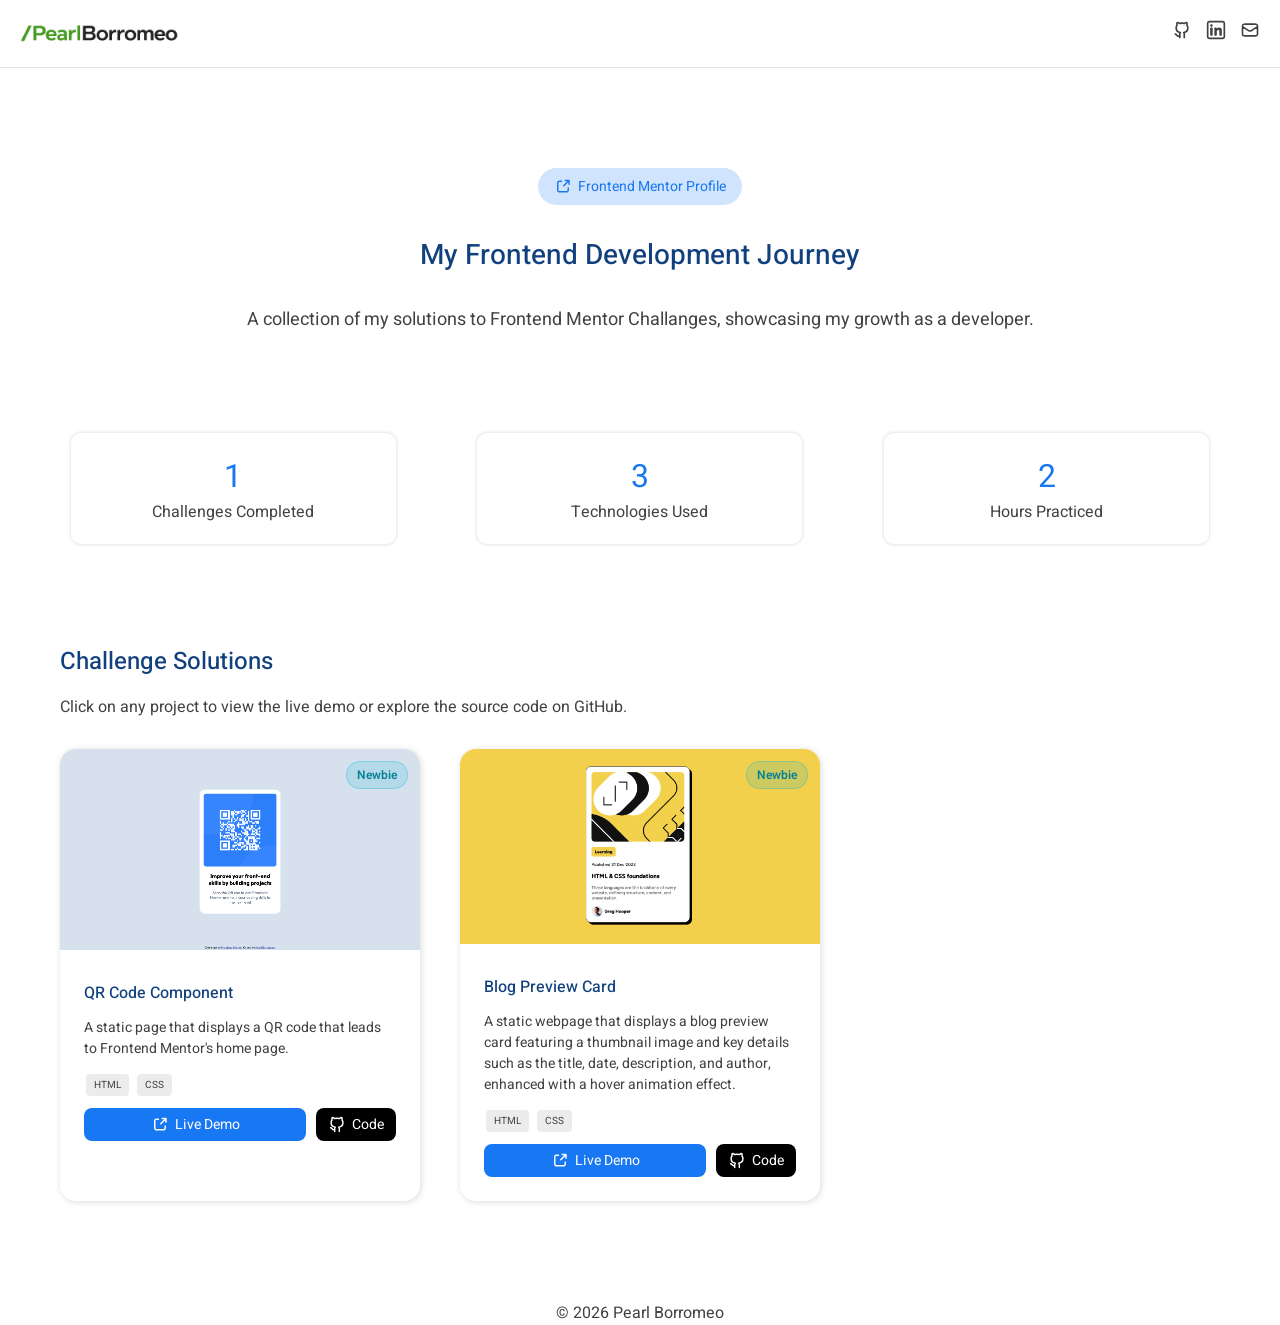
<file: index.html>
<!doctype html>
<html lang="en">
  <head>
    <meta charset="UTF-8" />
    <meta name="viewport" content="width=device-width, initial-scale=1.0" />

    <link
      rel="icon"
      type="image/png"
      sizes="32x32"
      href="./assets/logos/favicon-32x32.png"
    />

    <title>Frontend Mentor Challenge Solutions</title>

    <!-- Google Font: Heebo -->
    <link rel="preconnect" href="https://fonts.googleapis.com" />
    <link rel="preconnect" href="https://fonts.gstatic.com" crossorigin />
    <link
      href="https://fonts.googleapis.com/css2?family=Heebo:wght@100..900&display=swap"
      rel="stylesheet"
    />

    <link rel="stylesheet" href="styles/default.css" />
  </head>
  <body>
    <!-- MAKE RESPONSIVE -->

    <header>
      <div class="header-left-section">
        <img
          class="logo"
          src="assets/logos/primary-logo.png"
          alt="Pearl Borromeo logo"
          srcset=""
        />
      </div>

      <div class="header-right-section">
        <a href="https://github.com/PearlBorromeo" target="_blank">
          <img
            class="header-icon"
            src="assets/icons/github-icon.svg"
            alt="github icon"
          />
        </a>
        <a href="https://www.linkedin.com/in/pearlborromeo/" target="_blank">
          <img
            class="header-icon"
            src="assets/icons/linkedin-icon.svg"
            alt="linkedin icon"
          />
        </a>
        <a href="contact.html">
          <img
            class="header-icon"
            src="assets/icons/mail-icon.svg"
            alt="mail icon"
          />
        </a>
      </div>
    </header>
    <main>
      <section class="hero">
        <div class="link-container">
          <a
            href="https://www.frontendmentor.io/profile/PearlBorromeo"
            target="_blank"
            class="link-button"
            role="button"
          >
            <img
              class="icon-small"
              src="assets/icons/external-link-icon-blue.svg"
              alt="external link icon"
            />
            <span class="link-title">Frontend Mentor Profile</span>
          </a>
        </div>
        <h1 class="hero-title">My Frontend Development Journey</h1>
        <p class="hero-description">
          A collection of my solutions to Frontend Mentor Challanges, showcasing
          my growth as a developer.
        </p>
      </section>

      <section class="counter-cards">
        <div class="counter-card">
          <div class="card-counter">1</div>
          <div class="card-title">Challenges Completed</div>
        </div>
        <div class="counter-card">
          <div class="card-counter">3</div>
          <div class="card-title">Technologies Used</div>
        </div>
        <div class="counter-card">
          <div class="card-counter">2</div>
          <div class="card-title">Hours Practiced</div>
        </div>
      </section>

      <section class="solutions">
        <h2 class="solutions-title">Challenge Solutions</h2>
        <p class="solutions-description">
          Click on any project to view the live demo or explore the source code
          on GitHub.
        </p>

        <!-- TO DO: Create and style solution cards -->
        <div class="solutions-grid">
          <div class="solution-card">
            <div class="solution-thumbnail-container">
              <img
                class="solution-img"
                src="assets/solution-screenshots/qr-code-component-scrnshot.png"
                alt="qr code component solution screenshot"
              />
              <div class="difficulty-level newbie">Newbie</div>
            </div>
            <div class="solution-info">
              <h3 class="solution-title">QR Code Component</h3>
              <p class="solution-description">
                A static page that displays a QR code that leads to Frontend
                Mentor's home page.
              </p>
              <ul class="tech-stack">
                <li class="tech">HTML</li>
                <li class="tech">CSS</li>
              </ul>
              <div class="solution-link-container">
                <a
                  href="./solutions/qr-code-component/index.html"
                  target="_blank"
                  class="live-demo-link"
                >
                  <img
                    class="icon-small"
                    src="assets/icons/external-link-icon-white.svg"
                    alt="white external link icon"
                  />
                  Live Demo
                </a>
                <a
                  href="https://github.com/PearlBorromeo/frontend-mentor/tree/main/solutions/qr-code-component"
                  class="github-src-link"
                  target="_blank"
                >
                  <img
                    class="icon-small"
                    src="assets/icons/github-icon-white.svg"
                    alt="white github icon"
                  />
                  Code
                </a>
              </div>
            </div>
          </div>
          <div class="solution-card">
            <div class="solution-thumbnail-container">
              <img
                class="solution-img"
                src="assets/solution-screenshots/blog-preview-card-scrnshot.png"
                alt="blog preview card solution screenshot"
              />
              <div class="difficulty-level newbie">Newbie</div>
            </div>
            <div class="solution-info">
              <h3 class="solution-title">Blog Preview Card</h3>
              <p class="solution-description">
                A static webpage that displays a blog preview card featuring a
                thumbnail image and key details such as the title, date,
                description, and author, enhanced with a hover animation effect.
              </p>
              <ul class="tech-stack">
                <li class="tech">HTML</li>
                <li class="tech">CSS</li>
              </ul>
              <div class="solution-link-container">
                <a
                  href="./solutions/blog-preview-card/"
                  target="_blank"
                  class="live-demo-link"
                >
                  <img
                    class="icon-small"
                    src="assets/icons/external-link-icon-white.svg"
                    alt="white external link icon"
                  />
                  Live Demo
                </a>
                <a
                  href="https://github.com/PearlBorromeo/frontend-mentor/tree/main/solutions/blog-preview-card"
                  class="github-src-link"
                  target="_blank"
                >
                  <img
                    class="icon-small"
                    src="assets/icons/github-icon-white.svg"
                    alt="white github icon"
                  />
                  Code
                </a>
              </div>
            </div>
          </div>
        </div>
      </section>
    </main>
    <footer>
      <small class="copyright">&copy; 2026 Pearl Borromeo</small>
    </footer>
  </body>
</html>
</file>
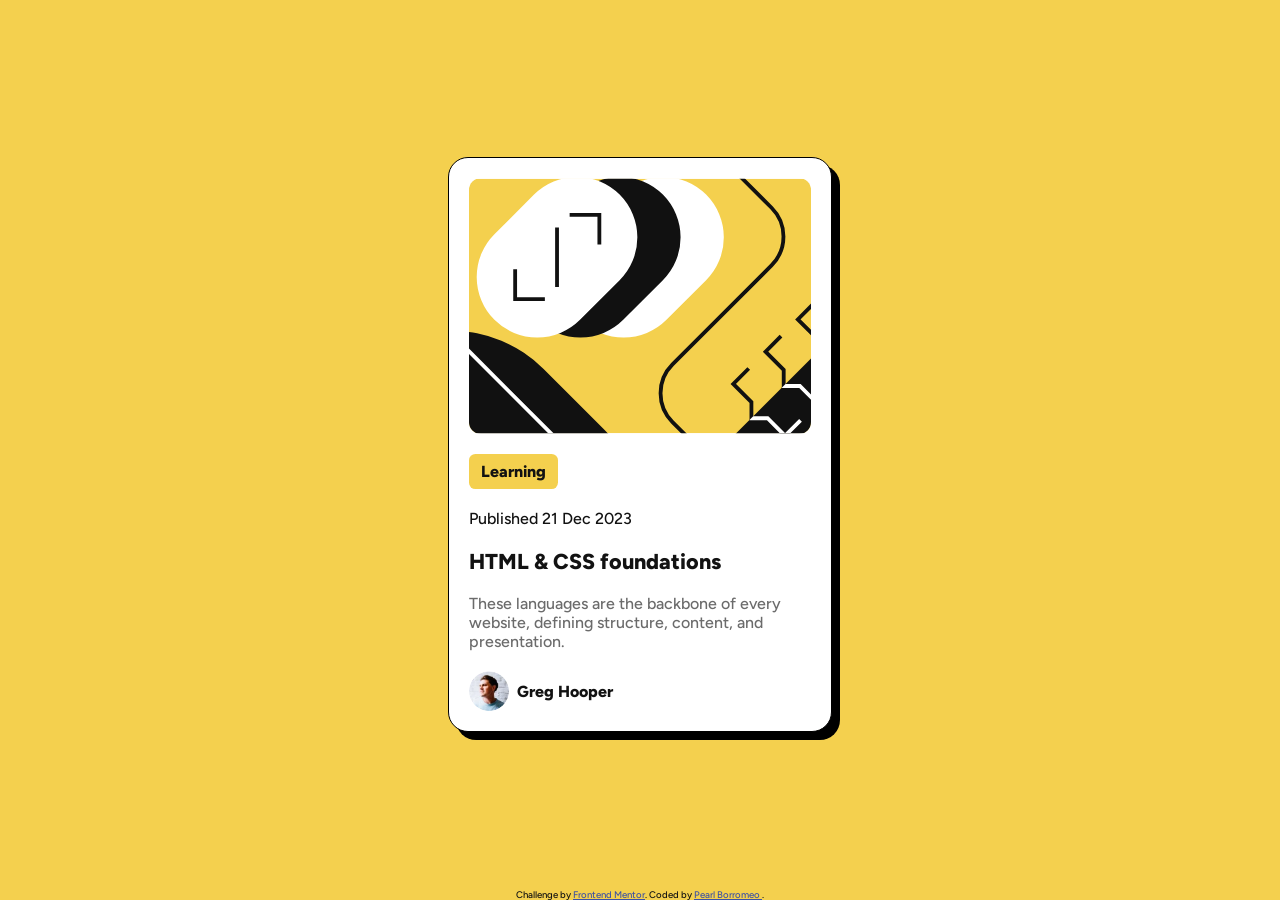
<file: solutions/blog-preview-card/index.html>
<!doctype html>
<html lang="en">
  <head>
    <meta charset="UTF-8" />
    <meta name="viewport" content="width=device-width, initial-scale=1.0" />

    <link
      rel="icon"
      type="image/png"
      sizes="32x32"
      href="./assets/images/favicon-32x32.png"
    />

    <title>Frontend Mentor | Blog preview card</title>

    <!--                      -->
    <!-- Google Font: Figtree -->
    <!--                      -->
    <link rel="preconnect" href="https://fonts.googleapis.com" />
    <link rel="preconnect" href="https://fonts.gstatic.com" crossorigin />
    <link
      href="https://fonts.googleapis.com/css2?family=Figtree:ital,wght@0,300..900;1,300..900&display=swap"
      rel="stylesheet"
    />

    <link rel="stylesheet" href="style.css" />
  </head>
  <body>
    <!-- Wrapper -->
    <main class="wrapper">
      <!-- Card -->
      <section class="card">
        <!-- Blog Thumbnail -->
        <figure class="blog-thumbnail">
          <img
            src="./assets/images/illustration-article.svg"
            alt="Thumbnail that represents the blog post about HTML and CSS Foundation"
          />
        </figure>
        <!-- Tags -->
        <span class="tag">Learning</span>

        <!-- Date Published -->
        <p class="date">Published 21 Dec 2023</p>

        <!-- Title -->
        <h1 class="title">HTML & CSS foundations</h1>

        <!-- Description -->
        <p class="blog-description">
          These languages are the backbone of every website, defining structure,
          content, and presentation.
        </p>

        <!-- Author -->
        <div class="author">
          <img
            src="./assets/images/image-avatar.webp"
            alt="Greg Hooper"
            class="author-picture"
          />
          <span class="author-name">Greg Hooper</span>
        </div>
      </section>
    </main>

    <footer class="attribution">
      Challenge by
      <a href="https://www.frontendmentor.io?ref=challenge">Frontend Mentor</a>.
      Coded by
      <a
        href="https://www.frontendmentor.io/profile/PearlBorromeo"
        target="_blank"
      >
        Pearl Borromeo
      </a>
      .
    </footer>
  </body>
</html>
</file>
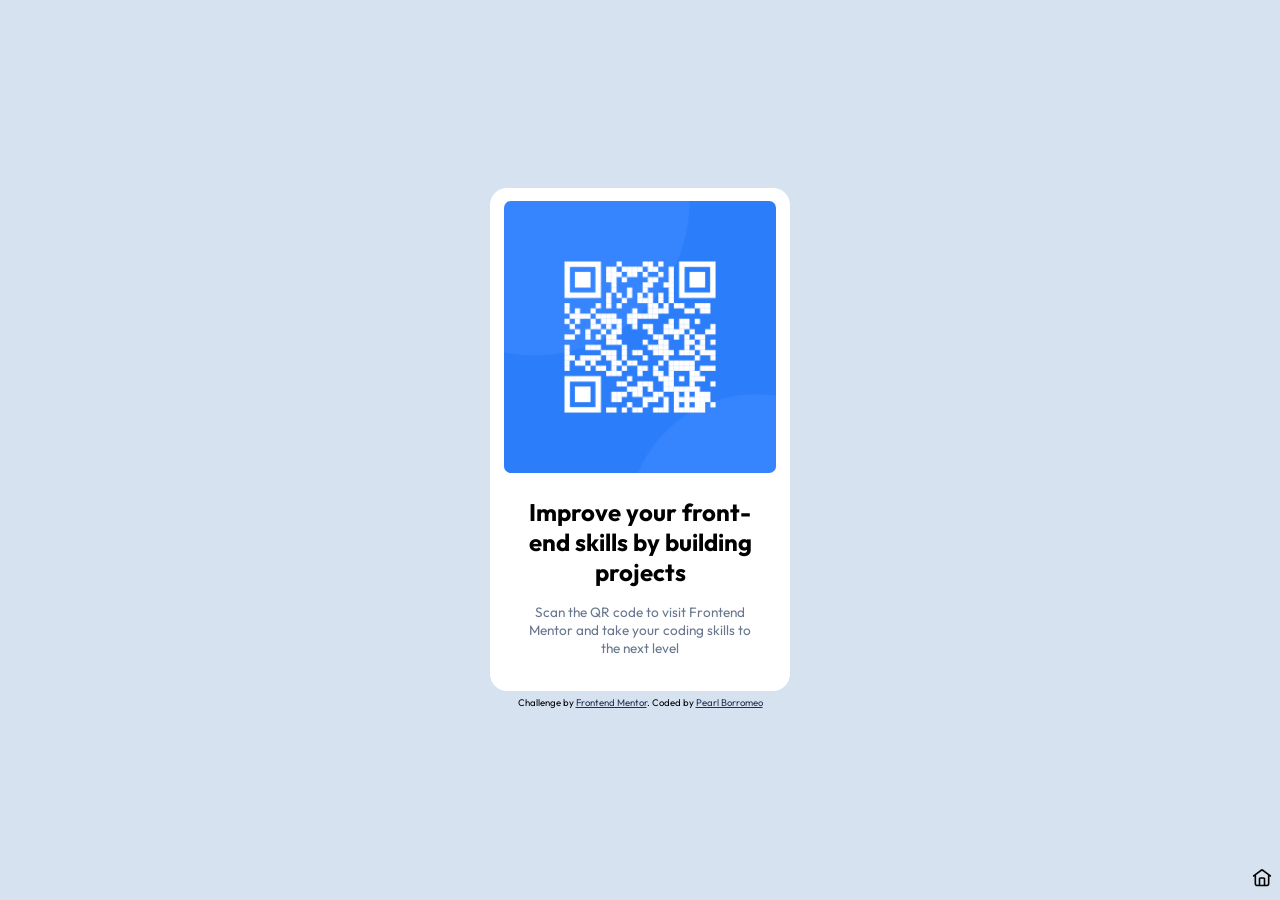
<file: solutions/qr-code-component/index.html>
<!doctype html>
<html lang="en">
  <head>
    <meta charset="UTF-8" />
    <meta name="viewport" content="width=device-width, initial-scale=1.0" />

    <link
      rel="icon"
      type="image/png"
      sizes="32x32"
      href="./images//favicon-32x32.png"
    />

    <title>Frontend Mentor | QR code component</title>

    <link rel="preconnect" href="https://fonts.googleapis.com" />
    <link rel="preconnect" href="https://fonts.gstatic.com" crossorigin />
    <link
      href="https://fonts.googleapis.com/css2?family=Outfit:wght@100..900&display=swap"
      rel="stylesheet"
    />
    <link rel="stylesheet" href="styles.css" />
  </head>
  <body>
    <main class="qr-card">
      <figure>
        <img
          class="qr-code"
          src="./images/image-qr-code.png"
          alt="QR code that leafs to the Frontend Menton website"
        />
        <figcaption class="qr-info">
          <h1 class="qr-tag">
            Improve your front-end skills by building projects
          </h1>
          <p class="qr-description">
            Scan the QR code to visit Frontend Mentor and take your coding
            skills to the next level
          </p>
        </figcaption>
      </figure>
    </main>
    <nav>
      <a href="../../index.html" class="home">
        <img src="../../assets/icons/home-icon.svg" alt="Back to Home" />
      </a>
    </nav>

    <footer class="attribution">
      Challenge by
      <a href="https://www.frontendmentor.io?ref=challenge">Frontend Mentor</a>.
      Coded by
      <a href="https://www.frontendmentor.io/profile/PearlBorromeo"
        >Pearl Borromeo</a
      >
    </footer>
  </body>
</html>
</file>
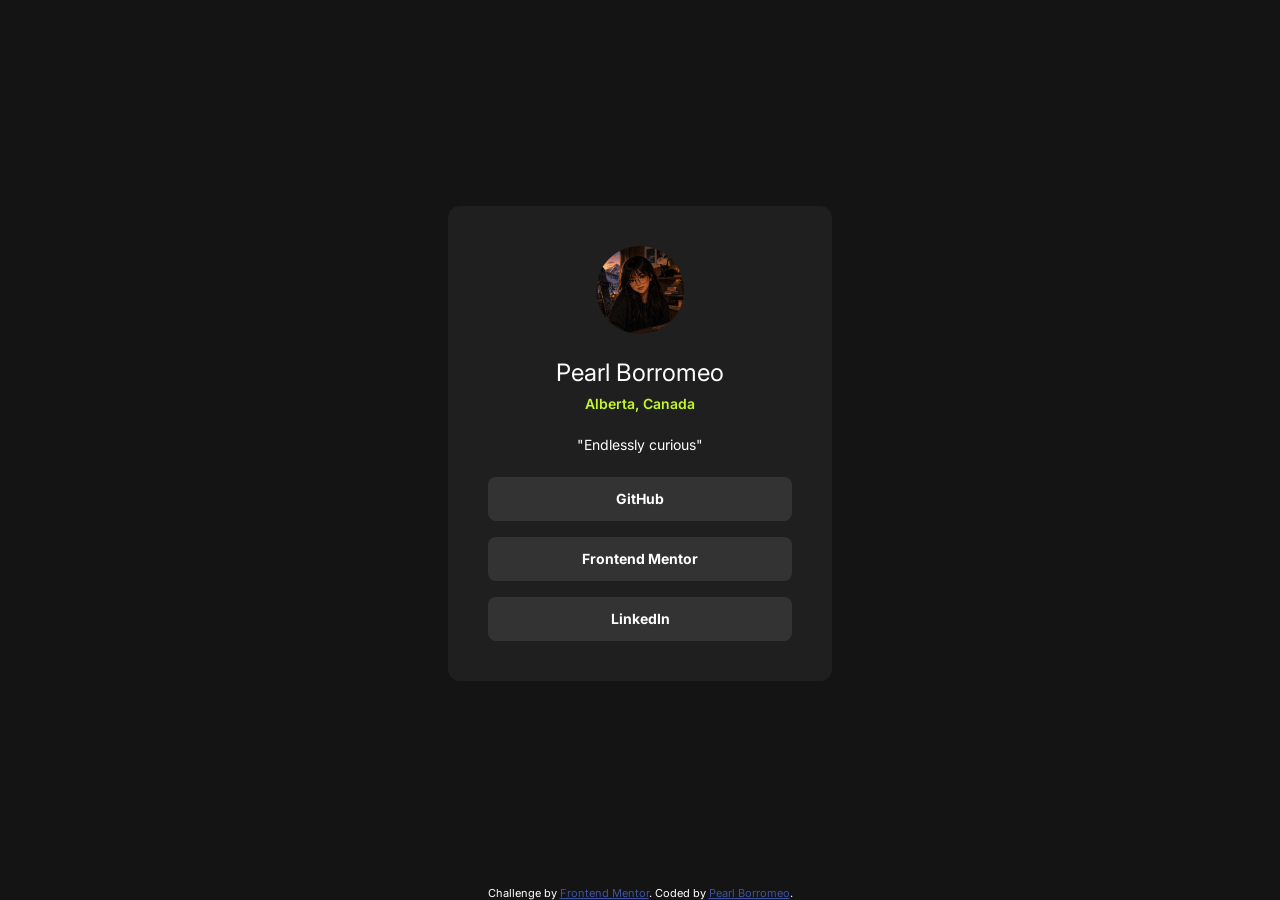
<file: solutions/social-links-profile/index.html>
<!doctype html>
<html lang="en">
  <head>
    <meta charset="UTF-8" />
    <meta name="viewport" content="width=device-width, initial-scale=1.0" />
    <!-- displays site properly based on user's device -->

    <link
      rel="icon"
      type="image/png"
      sizes="32x32"
      href="./assets/images/favicon-32x32.png"
    />

    <title>Frontend Mentor | Social links profile</title>

    <!--                    -->
    <!-- Google Font: Inter -->
    <!--                    -->
    <link rel="preconnect" href="https://fonts.googleapis.com" />
    <link rel="preconnect" href="https://fonts.gstatic.com" crossorigin />
    <link
      href="https://fonts.googleapis.com/css2?family=Inter:ital,opsz,wght@0,14..32,100..900;1,14..32,100..900&display=swap"
      rel="stylesheet"
    />

    <link rel="stylesheet" href="style.css" />
  </head>
  <body>
    <main class="wrapper">
      <section class="profile">
        <img class="picture" src="assets/images/avatar-pearl.png" alt="" />
        <h1 class="name">Pearl Borromeo</h1>
        <span class="location">Alberta, Canada </span>
        <p class="bio">"Endlessly curious"</p>
        <section class="links">
          <a
            href="https://github.com/PearlBorromeo"
            target="_blank"
            class="link"
          >
            GitHub
          </a>
          <a
            href="https://www.frontendmentor.io/profile/PearlBorromeo"
            target="_blank"
            class="link"
          >
            Frontend Mentor
          </a>
          <a
            href="https://www.linkedin.com/in/pearlborromeo/"
            target="_blank"
            class="link"
          >
            LinkedIn
          </a>
        </section>
      </section>
    </main>
    <footer class="attribution">
      Challenge by
      <a href="https://www.frontendmentor.io?ref=challenge" target="_blank"
        >Frontend Mentor</a
      >. Coded by
      <a
        href="https://www.frontendmentor.io/profile/PearlBorromeo"
        target="_blank"
        >Pearl Borromeo</a
      >.
    </footer>
  </body>
</html>
</file>
<file: styles/default.css>
@import "./header.css";
@import "./grid.css";
@import "./footer.css";

:root {
  --font-primary: "Heebo", sans-serif;

  --font-color-primary: rgb(65, 65, 65);

  --font-size: 16px;
  --font-size-smallest: 10px;
  --font-size-smaller: 12px;
  --font-size-small: 14px;
  --font-size-big: 18px;
  --font-size-bigger: 22px;
  --font-size-biggest: 32px;

  --color-primary: rgb(24, 119, 242);
  --color-transparent: rgb(24, 119, 242, 0.2);
  --color-dark: rgb(16, 64, 126);

  --white: rgb(255, 255, 255);

  --newbie-color: rgb(5, 128, 149);
  --newbie-background-color: rgba(6, 182, 212, 0.16);
  --newbie-border-color: rgba(6, 182, 212, 0.3);

  --junior-color: rgb(37, 148, 108);
  --junior-background-color: rgba(52, 211, 153, 0.16);
  --junior-border-color: rgba(52, 211, 153, 0.3);

  --intermediate-color: rgb(176, 134, 26);
  --intermediate-background-color: rgba(251, 191, 36, 0.16);
  --intermediate-border-color: rgba(251, 191, 36, 0.3);

  --advanced-color: rgb(175, 81, 16);
  --advanced-background-color: rgba(249, 115, 22, 0.16);
  --advanced-border-color: rgba(249, 115, 22, 0.3);

  --guru-color: rgb(158, 21, 51);
  --guru-background-color: rgba(225, 29, 72, 0.16);
  --guru-border-color: rgba(225, 29, 72, 0.3);

  --h1-font-size: 28px;
  --h2-font-size: 24px;
  --h3-font-sizr: 20px;
}

* {
  padding: 0;
  margin: 0;
  font: var(--font-size) var(--font-primary);
  color: var(--font-color-primary);
}

h1 {
  font-size: var(--h1-font-size);
  font-weight: 500;
  color: var(--color-dark);
}

h2 {
  font-size: var(--h2-font-size);
  font-weight: 500;
  color: var(--color-dark);
}

h3 {
  font-size: var(--h3-font-size);
  font-weight: 500;
  color: var(--color-dark);
}

a {
  text-decoration: none;
}

.hero,
.counter-cards,
.solutions {
  margin: 100px 30px;
}

.link-container {
  display: flex;
  justify-content: center;
  margin: 30px;
}

.link-button {
  display: flex;
  justify-content: center;
  gap: 6px;
  padding: 8px 16px;
  border-radius: 20px;
  background-color: var(--color-transparent);
}

.icon-small {
  width: 18px;
}

.link-title {
  font-size: var(--font-size-small);
  color: var(--color-primary);
}

.hero-title {
  text-align: center;
  margin: 30px;
}

.hero-description {
  text-align: center;
  margin: 30px;
  font-size: var(--font-size-big);
}

.counter-cards {
  display: flex;
  justify-content: space-around;
}

.counter-card {
  text-align: center;
  padding: 20px 10px;
  width: 25%;
  border-radius: 10px;
  box-shadow: 0 0 3px 1px rgba(0, 0, 0, 0.1);
  /* border: 1px solid red; */
}

.card-counter {
  font-size: var(--font-size-biggest);
  color: var(--color-primary);
}

.solutions-title,
.solutions-description {
  margin: 16px 30px;
}
</file>
<file: solutions/blog-preview-card/style.css>
:root {
  /* Colors */
  --color-yellow: hsl(47, 88%, 63%);
  --color-white: hsl(0, 0%, 100%);
  --color-gray-500: hsl(0, 0%, 42%); /* Body Text */
  --color-gray-950: hsl(0, 0%, 7%); /* Heading Text */

  /* Spacing */
  --spacing-250: 1.25rem; /* 20px */

  /* Typography */
  --font-family: "Figtree", sans-serif;

  --h1-fs: 1.35rem;
  --p-fs: 1rem;

  --fw-normal: 500;
  --fw-bold: 800;
}

* {
  margin: 0;
  padding: 0;
  box-sizing: border-box;
  font-family: var(--font-family);
  font-weight: var(--fw-normal);
  color: var(--color-gray-950);
}

body {
  display: flex;
  flex-direction: column;
  min-height: 100vh;
  background-color: var(--color-yellow);
}

.wrapper {
  flex: 1;
  display: flex;
  flex-direction: column;
  align-items: center;
  justify-content: center;
}

.card {
  display: flex;
  flex-direction: column;
  row-gap: var(--spacing-250);
  background-color: var(--color-white);
  width: clamp(20ch, 90%, 24rem);
  aspect-ratio: 1;
  padding: var(--spacing-250);
  border: 1px solid black;
  border-radius: 1.25rem;
  box-shadow: 8px 8px 0 0px rgba(0, 0, 0, 1);
}

.blog-thumbnail {
  display: flex;
  width: 100%;
  aspect-ratio: 1 / 0.75;
}

.blog-thumbnail img {
  width: 100%;
  object-fit: cover;
  border-radius: 0.75rem;
}

.tag {
  background-color: var(--color-yellow);
  font-size: var(--p-fs);
  width: fit-content;
  padding: 0.5em 0.75em;
  border-radius: 0.4em;
  font-weight: var(--fw-bold);
}

.title {
  font-size: var(--h1-fs);
  font-weight: var(--fw-bold);
}

.blog-description {
  color: var(--color-gray-500);
}

.author {
  display: flex;
  column-gap: 0.5rem;
  align-items: center;
}

.author-picture {
  width: 2.5rem;
  height: 2.5rem;
  border-radius: 1.25rem;
}

.author-name {
  font-weight: var(--fw-bold);
}

.date:hover,
.title:hover,
.blog-description:hover,
.author-name:hover {
  cursor: pointer;
  color: var(--color-yellow);
}

.attribution {
  font-size: 0.6rem;
  text-align: center;
}

.attribution a {
  color: hsl(228, 45%, 44%);
}
</file>
<file: solutions/qr-code-component/styles.css>
:root {
  --white: hsl(0, 0%, 100%);
  --slate-300: hsl(212, 45%, 89%);
  --slate-500: hsl(216, 15%, 48%);
  --slate-900: hsl(218, 44%, 22%);
}

* {
  margin: 0;
}

body {
  display: flex;
  flex-direction: column;
  justify-content: center;
  align-items: center;
  min-height: 100vh;
  background-color: var(--slate-300);
  font-family: "Outfit", sans-serif;
  font-size: 0.85rem;
}

.qr-card {
  background-color: var(--white);
  width: clamp(10ch, 80%, 17rem);
  padding: 1em;
  border-radius: 1.25em;
}

.qr-code {
  width: 100%;
  border-radius: 0.5em;
}

.qr-info {
  margin: 1.25rem;
  text-align: center;
}

.qr-tag {
  font-size: 1.5rem;
  font-weight: 700;
}

.qr-description {
  margin-top: 1rem;
  color: var(--slate-500);
}

.home {
  position: absolute;
  bottom: 0.5rem;
  right: 0.5rem;
}

.home img {
  width: 1.25rem;
}

@media (prefers-reduced-motion: no-preference) {
  .home img {
    transition: transform 300ms;
    transform-origin: bottom right;
  }
  .home img:hover {
    transform: scale(2);
  }
}

.attribution {
  padding: 0.5em;
  font-size: 0.6rem;
  text-align: center;
}

.attribution a {
  color: var(--slate-900);
}
</file>
<file: solutions/social-links-profile/style.css>
:root {
  /* Colors */
  --color-green: hsl(75, 94%, 57%);
  --color-white: hsl(0, 0%, 100%);
  --color-gray-700: hsl(0, 0%, 20%);
  --color-gray-800: hsl(0, 0%, 12%);
  --color-gray-900: hsl(0, 0%, 8%);

  /* Spacing */
  --spacing-100: 0.5rem; /* 7px */
  --spacing-200: 1rem; /* 14px */
  --spacing-500: 2.5rem; /* 35px */

  /* Border Radius */
  --card-radius: 0.75rem;
  --avatar-radius: 3rem;
  --link-radius: 0.5rem;

  /* Typography */
  --font-family: "Inter", sans-serif;

  --fs-normal: 14px;
  --fs-h1: 1.5rem; /* 21px */

  --fw-normal: 400;
  --fw-bold: 600;
  --fw-bolder: 700;
}

* {
  margin: 0;
  padding: 0;
  box-sizing: border-box;
}

body {
  display: flex;
  flex-direction: column;
  min-height: 100vh;
  background-color: var(--color-gray-900);
  font-family: var(--font-family);
  font-size: var(--fs-normal);
  font-weight: var(--fw-normal);
  color: var(--color-white);
}

.wrapper {
  flex: 1;
  display: flex;
  flex-direction: column;
  justify-content: center;
  align-items: center;
}

.profile {
  display: flex;
  flex-direction: column;
  justify-content: center;
  align-items: center;
  gap: var(--spacing-100);
  background-color: var(--color-gray-800);
  width: clamp(20ch, 90%, 24rem);
  padding: var(--spacing-500);
  border-radius: var(--card-radius);
}

.picture {
  width: 5.5rem;
  border-radius: var(--avatar-radius);
  margin-bottom: var(--spacing-200);
}

.name {
  color: var(--color-white);
  font-size: var(--fs-h1);
  font-weight: var(--fw-normal);
}

.location {
  font-weight: var(--fw-bold);
  color: var(--color-green);
}

.bio {
  margin: var(--spacing-200);
}

.links {
  display: flex;
  flex-direction: column;
  justify-content: center;
  align-items: center;
  gap: var(--spacing-200);
  width: 100%;
}

.link {
  text-decoration: none;
  width: 100%;
  height: 2.75rem;
  display: flex;
  justify-content: center;
  align-items: center;
  background-color: var(--color-gray-700);
  color: var(--color-white);
  font-weight: var(--fw-bolder);
  border-radius: var(--link-radius);
  transition:
    background-color 250ms,
    color 250ms;
}

.link:hover {
  background-color: var(--color-green);
  color: var(--color-gray-700);
}

.attribution {
  font-size: 0.6875rem;
  text-align: center;
}

.attribution a {
  color: hsl(228, 45%, 44%);
}
</file>
